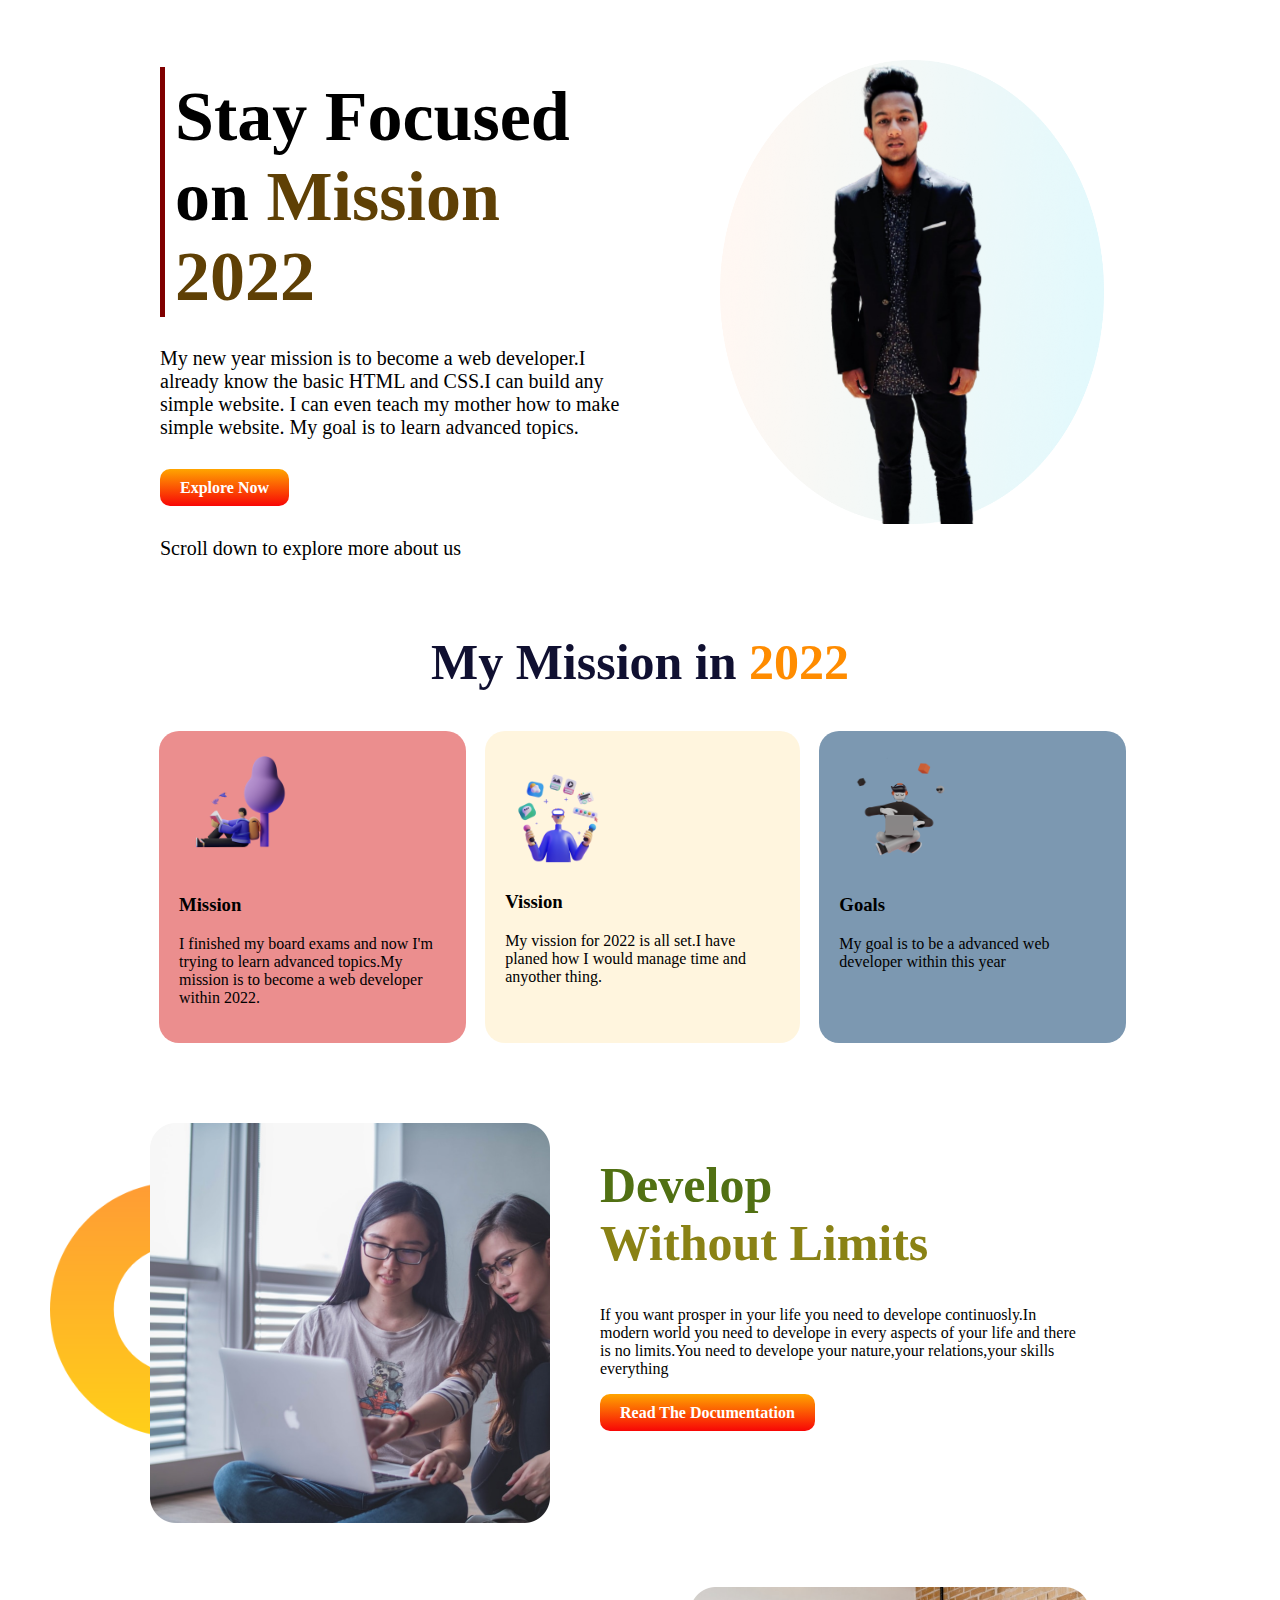
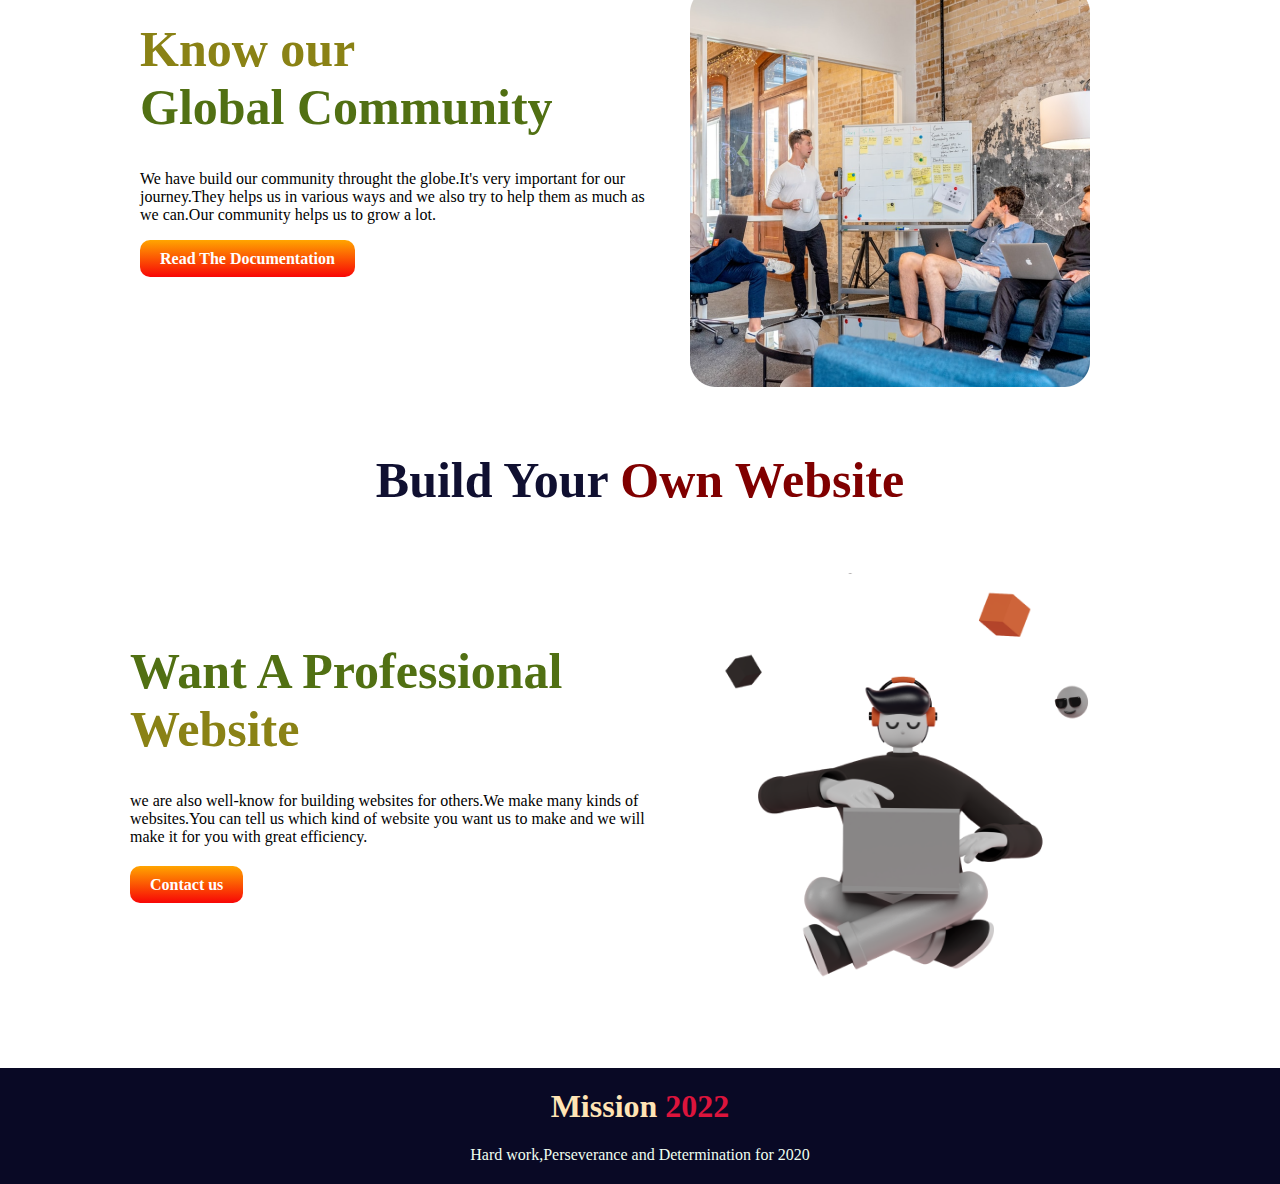
<file: index.html>
<!DOCTYPE html>
<html lang="en">

<head>
    <meta charset="UTF-8">
    <meta http-equiv="X-UA-Compatible" content="IE=edge">
    <meta name="viewport" content="width=device-width, initial-scale=1.0">
    <title>My First Assingment</title>
    <link rel="stylesheet" href="style.css">
</head>

<body>
    <section class="first-part">
        <div class="half-width">
            <h1>Stay Focused on <span class="yellow">Mission 2022</span>
            </h1>
            <p class="top">
                My new year mission is to become a web developer.I already know the basic HTML and CSS.I can build any
                simple website. I can even teach my mother how to make simple website. My goal is to learn advanced
                topics.</p>
            <a class="button" target="blank" href="">Explore Now</a>
            <p class="bottom">
                Scroll down to explore more about us</p>
        </div>
        <div class="half-width">
            <img src="images/My Pic/shape-42.png" alt="">
        </div>
    </section>
    <section class="second-part">
        <h1> <span class="deep-blue">My Mission in </span> <span class="orange">2022</span></h1>
        <div class="container">
            <div class="mission">
                <img src="images/illustrators/illustrator-3.png" alt="">
                <h3>Mission</h3>
                <p>I finished my board exams and now I'm trying to learn
                    advanced topics.My mission is to
                    become a web developer within 2022.</p>
            </div>
            <div class="vission">
                <img src="images/illustrators/illustrator-1.png" alt="">
                <h3>Vission</h3>
                <p>
                    My vission for 2022 is all set.I have planed how I would manage time and anyother thing.
                </p>
            </div>
            <div class="goal">
                <img src="images/illustrators/illustrator-2.png" alt="">
                <h3>Goals</h3>
                <p>
                    My goal is to be a advanced web developer within this year
                </p>
            </div>
        </div>
    </section>
    <section class="third-part">
        <div class="old-again">
            <img src="images/pictures/coding.png" alt="">
        </div>
        <div class="old-again">
            <h1> <span class="color-1"> Develop </span><br> <span class="color-2"> Without Limits</span></h1>
            <p>If you want prosper in your life you need to develope continuosly.In modern world you need to develope in
                every aspects of your life and there is no limits.You need to develope your nature,your relations,your
                skills everything</p>
            <a class="button" target="blank" href="">Read The Documentation</a>
        </div>
    </section>
    <section class="fourth-part">
        <div class="community">
            <h1><span class="color-2"> Know our</span> <br> <span class="color-1">Global Community</span></h1>
            <p>
                We have build our community throught the globe.It's very important for our journey.They helps us in
                various ways and we also try to help them as much as we can.Our community helps us to grow a lot.
            </p>
            <a class="button" target="blank" href="">Read The Documentation</a>
        </div>
        <div class="community">
            <img src="images/pictures/project.png" alt="">
        </div>
    </section>
    <section class="fifth-part">
        <h1 class="top-heading"><span class="deep-blue">Build Your</span> <span class="red">Own Website</span></h1>
        <div class="second-container">
            <div class="your-web">
                <h1><span class="color-1">Want A Professional</span> <br> <span class="color-2">Website</span></h1>
                <p>
                    we are also well-know for building websites for others.We make many kinds of websites.You can tell
                    us
                    which kind of website you want us to make and we will make it for you with great efficiency.
                </p>
                <a class="button" target="blank" href="">Contact us</a>
            </div>
            <div class="your-web">
                <img src="images/illustrators/illustrator-2.png" alt="">
            </div>
        </div>
    </section>
    <div class="ending">
        <h1><span class="white">Mission</span> <span class="maron">2022</span></h1>
        <p>Hard work,Perseverance and Determination for 2020</p>
    </div>
</body>

</html>
</file>
<file: style.css>
body{
    margin: 0px;
}
.first-part{
    display: flex;
    margin: 20px;
    padding: 0px 100px;
}
.half-width{
    width: 50%;
    padding-left: 40px;
}
.half-width img{
    height: 80%;
    width: 80%;
    padding-left: 40px;
    padding-top: 40px;
}
.half-width h1{
    font-size: 70px;
    border-left: 5px solid maroon;
    padding-left: 10px;
    padding-top: 10px;
    margin-bottom: 30px;
}
.yellow{
    color: rgb(95, 64, 5);
}
.button{
    text-decoration: none;
    padding: 10px 20px;
    color: rgb(255, 255, 255);
    background-image: linear-gradient(orange,rgb(248, 6, 6));
    font-weight: 800;
    border-radius: 10px;
    margin-bottom: 20px;
}
.bottom{
    font-size: 20px;
    font-weight: 200;
    margin-top: 40px;
    margin-bottom: 40px;
}
.top{
    font-size: 20px;
    font-weight: 300;
    margin-bottom: 40px;
}
.second-part{
    padding: 0px 100px;
}
.second-part h1{
    font-size: 50px;
    text-align: center;
}
.deep-blue{
    color: rgb(16, 16, 49);
}
.orange{
    color: darkorange;
}
.container{
    display: flex;
    width: 90%;
    margin: auto;
    margin-top: 40px;
}
.mission{
    width: 33%;
    background:  #d81d1d80;
    border-radius: 20px;
    margin-left: 5px;
    padding: 20px;
}
.mission img {
    width: 45%;
}
.vission img{
    width: 45%;
}
.vission{
    width: 34%;
    background: #ffecc085;
    border-radius: 20px;
    padding: 20px;
    margin-left: 2%;
}
.goal img{
    width: 45%;
}
.goal{
    width: 33%;
    background:  #7c98b1;
    border-radius: 20px;
    margin-left: 2%;
    padding: 20px;
}
.third-part{
    display: flex;
    margin: 50px;
    padding: 0px 100px;
    background-image: url(images/shapes/dream-bg.png);
    background-position: left;
    background-repeat: no-repeat;
    background-size: 100px;
}
.old-again img{
    width: 400px;
}
.old-again{
    margin-top: 30px;
    padding-right: 30px;
    margin-right: 20px;
}
.old-again h1{
    font-size: 50px;
}
.old-again p{
    margin-top: 10px;
    padding-bottom: 10px;
}

.fourth-part{
    display: flex;
    margin: 60px 20px;
    padding: 0px 120px;
}
.community img{
    width: 400px;
    padding-right: 50px;
    margin-left: 40px;
}
.community h1{
    font-size: 50px;
}
.community p{
    padding-bottom: 10px;
}
.fifth-part{
    padding: 0px 130px;
}
.second-container{
    display: flex;
}    
.top-heading{
    font-size: 50px;
    text-align: center
}
.red{
    color: maroon;
}
.your-web img{
    width: 500px;
}
.your-web h1{
    font-size: 50px;
    margin-top: 50px;
    padding-top: 50px;
}
.your-web p{
    margin-bottom: 30px;
}
.ending{
    text-align: center;
    background-color: rgb(9, 9, 37);
}
.white{
    color: moccasin;
}
.maron{
    color: crimson;
}
.ending p{
    color: honeydew;
    padding-bottom: 20px;
    margin-bottom: 0px;
}
.ending h1{
    padding-top: 20px;
}
.color-1{
    color: rgb(81, 112, 19);
}
.color-2{
    color: rgb(138, 130, 21);
}
</file>
